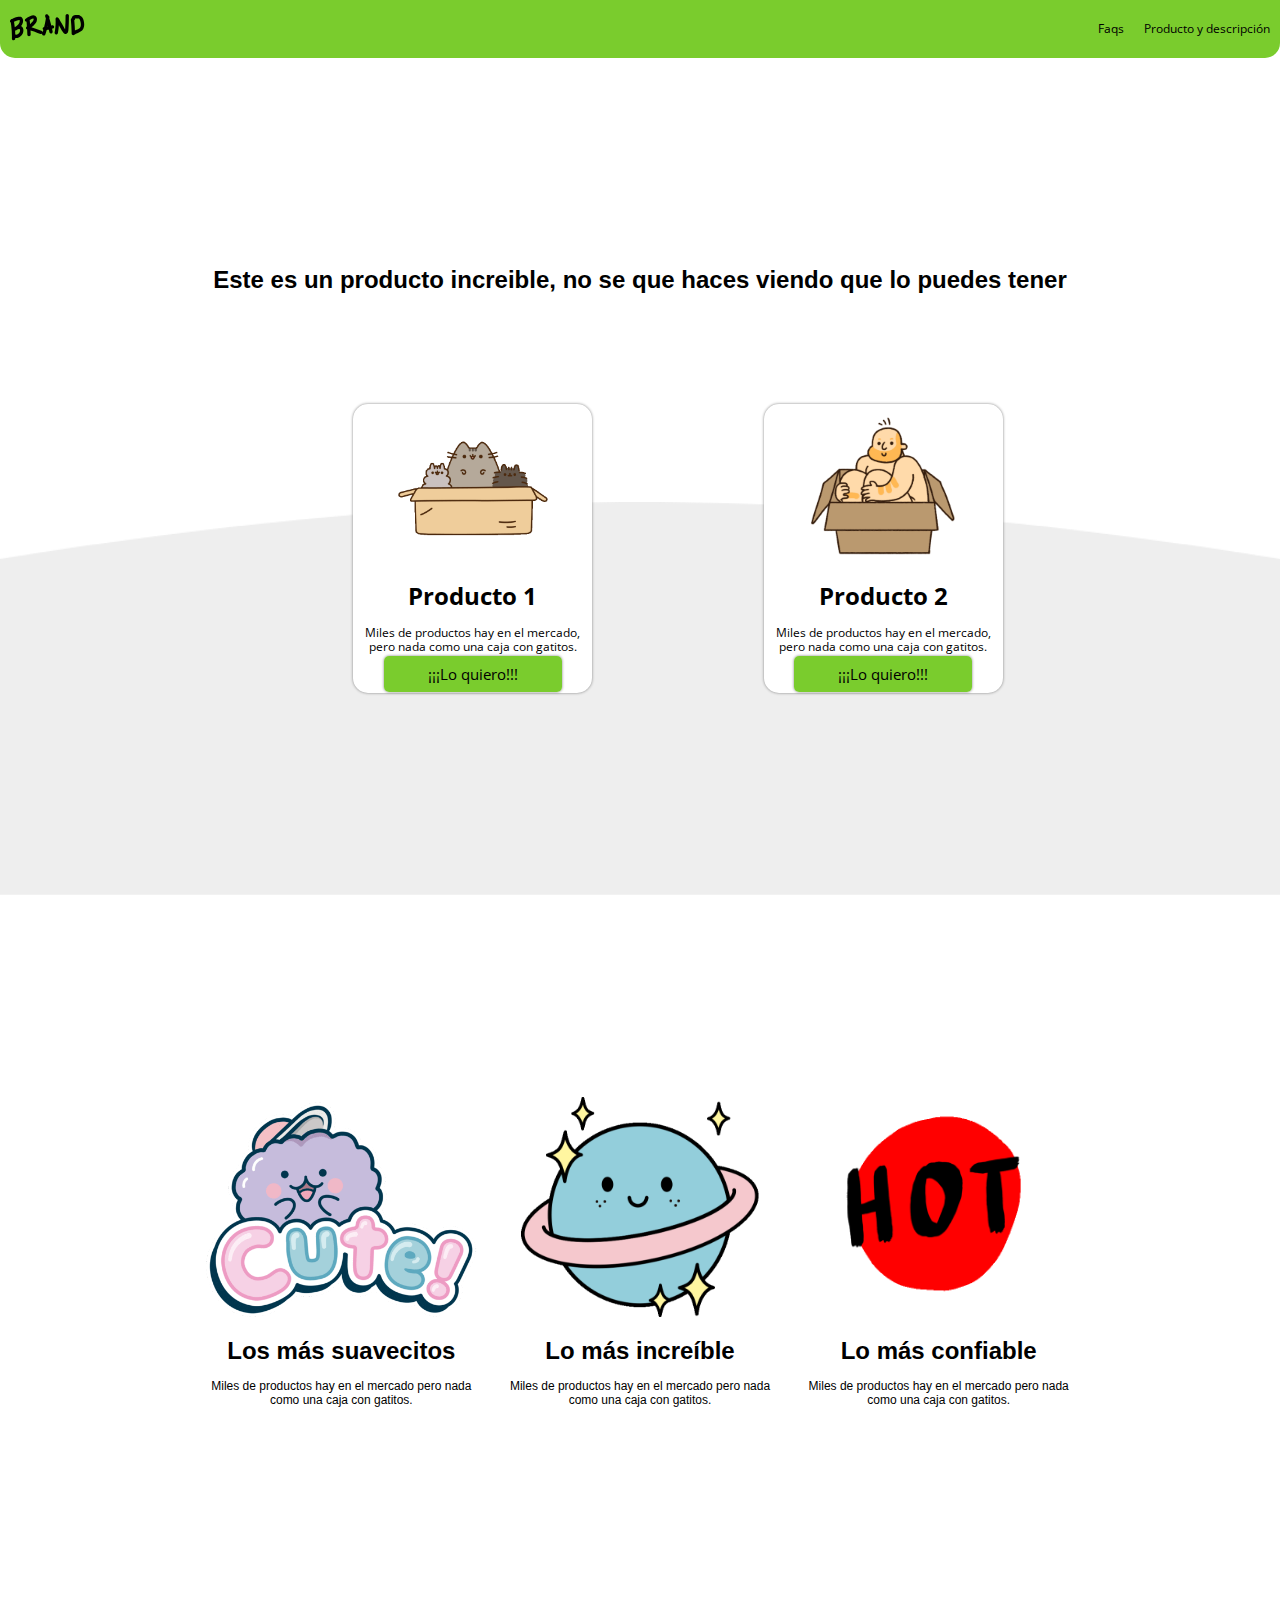
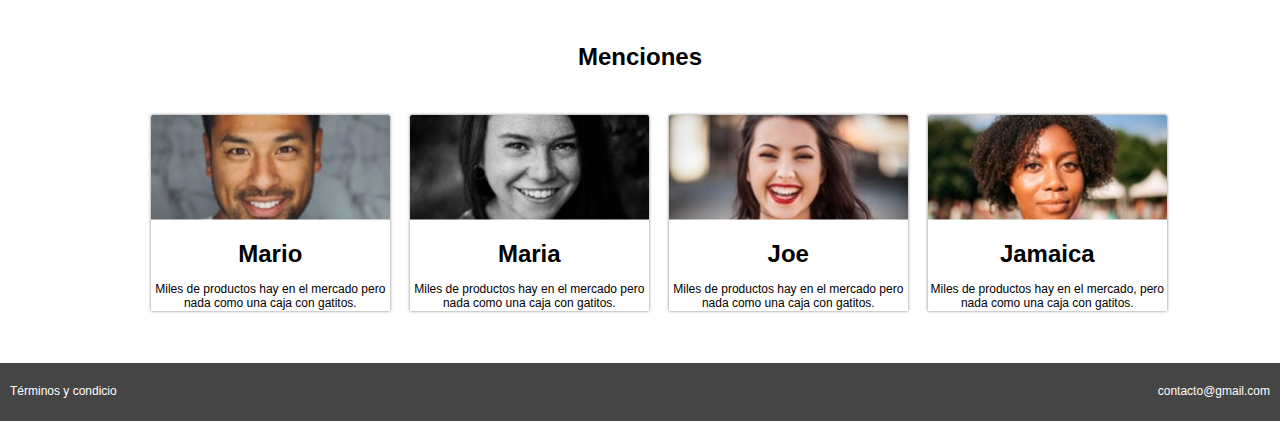
<file: index.html>
<!DOCTYPE html>
<html lang="es">
<head>
  <meta charset="UTF-8">
  <meta name="viewport" content="width=device-width, initial-scale=1.0">
  <meta http-equiv="X-UA-Compatible" content="ie=edge">
  <link rel="stylesheet" href="CSS\Estilos.css">
  <link rel="stylesheet" href="CSS\Mobile.css">
  <link rel="stylesheet" href="CSS\normalize.css">
  <link rel="stylesheet" href="CSS\animation.css">
  <title>Brand</title>
  <link rel="icon" href="favicon.ico">

</head>
<body class="#">

  <!-- Aquí empieza el navbar -->
  <nav class="fadeIn">
    <div class="brand_image">
      <a href="index.html"><img src="images/logo.png" alt=""></a>
    </div>
    <div class="nav_options">
      <ul>
        <li><a href="Faqs.html">Faqs</a></li>
        <li><a href="Prductos.html">Producto y descripción</a></li>
      </ul>
    </div>
  </nav>

  <!-- Aquí acaba el navbar -->


  <div class="main_section">
    <h1>
      Este es un producto increible, no se que haces viendo que lo puedes tener
    </h1>
  </div>
  <div class="products">
    <div class="product">
      <div class="content">
              <img src="images\box2.png" alt="">
              <h1>Producto 1</h1>
              <p>Miles de productos hay en el mercado, pero nada como una caja con gatitos.</p>
              <a href="Ventas.html" class="main_botton">¡¡¡Lo quiero!!!</a>
      </div>
    </div>
    <div class="product">
      <div class="content">
              <img src="images\box1.png" alt="">
              <h1>Producto 2</h1>
              <p>Miles de productos hay en el mercado, pero nada como una caja con gatitos.</p>
              <a href="#" class="main_botton">¡¡¡Lo quiero!!!</a>
      </div>
    </div>
  </div>

  <div class="the_best">
      <div class="best">

          <div class="into">
              <img src="images\b1.png" alt="">
              <h1>Los más suavecitos</h1>
              <p>Miles de productos hay en el mercado pero nada como una caja con gatitos.</p>
          </div>

      </div>

      <div class="best">

          <div class="into">
              <img src="images\b2.png" alt="">
              <h1>Lo más increíble</h1>
              <p>Miles de productos hay en el mercado pero nada como una caja con gatitos.</p>
          </div>

      </div>

      <div class="best">

          <div class="into">
              <img src="images\b3.png" alt="">
              <h1>Lo más confiable</h1>
              <p>Miles de productos hay en el mercado pero nada como una caja con gatitos.</p>
          </div>

      </div>

  </div>

  <h1 class="Big">Menciones</h1>
  <div class="box_menciones">
      <div class="Menciones">
          <div class="on">
              <img src="images\p1.png" alt="" class="Para-mencion">
              <h1>Mario</h1>
              <p>Miles de productos hay en el mercado pero nada como una caja con gatitos.</p>
          </div>
      </div>




          <div class="Menciones">
              <div class="on">
                  <img src="images\p2.png" alt="" class="Para-mencion">
                  <h1>Maria</h1>
                  <p>Miles de productos hay en el mercado pero nada como una caja con gatitos.</p>
              </div>
          </div>

          <div class="Menciones">
              <div class="on">
                  <img src="images\p3.png" alt="" class="Para-mencion">
                  <h1>Joe</h1>
                  <p>Miles de productos hay en el mercado pero nada como una caja con gatitos.</p>
              </div>
          </div>

          <div class="Menciones">
              <div class="on">
                  <img src="images\p4.png" alt="" class="Para-mencion">
                  <h1>Jamaica</h1>
                  <p>Miles de productos hay en el mercado, pero nada como una caja con gatitos.</p>
              </div>
          </div>

  </div>

  <footer>
    <p class="footer-1">Términos y condicio </p>
    <p class="footer-1">contacto@gmail.com</p>
  </footer>


  <scrip src="scripts/scrip.js"></scrip>
</body>
</html>
</file>
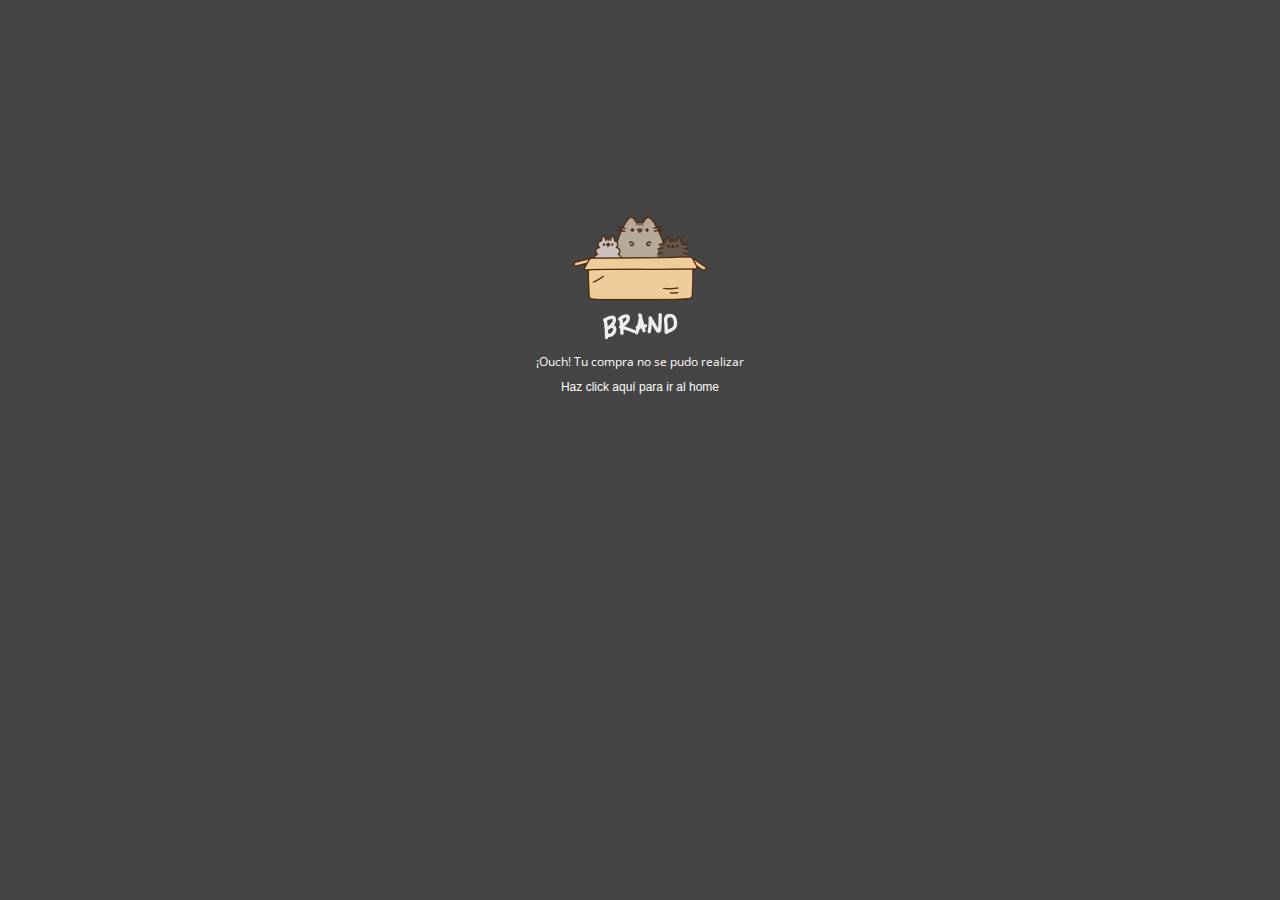
<file: Fallo.html>
<!DOCTYPE html>
<html lang="es">
<head>
  <meta charset="UTF-8">
  <meta name="viewport" content="width=device-width, initial-scale=1.0">
  <meta http-equiv="X-UA-Compatible" content="ie=edge">
  <link rel="stylesheet" href="CSS\Estilos.css">
  <link rel="stylesheet" href="CSS\Mobile.css">
  <link rel="stylesheet" href="CSS\normalize.css">
  <link rel="stylesheet" href="CSS\animation.css">
  <link rel="stylesheet" href="CSS\Paypal.css">
  <title>Brand</title>
  <link rel="icon" href="favicon.ico">

</head>
<body class="#">
    <div class="display-exito">
        <img src="images\box_brand.png" alt="" class="Pan">
        <p>¡Ouch! Tu compra no se pudo realizar</p>


    </div>

    <a href="index.html" class="Casa"><p>Haz click aquí para ir al home</p></a>


</body>
</html>
</file>
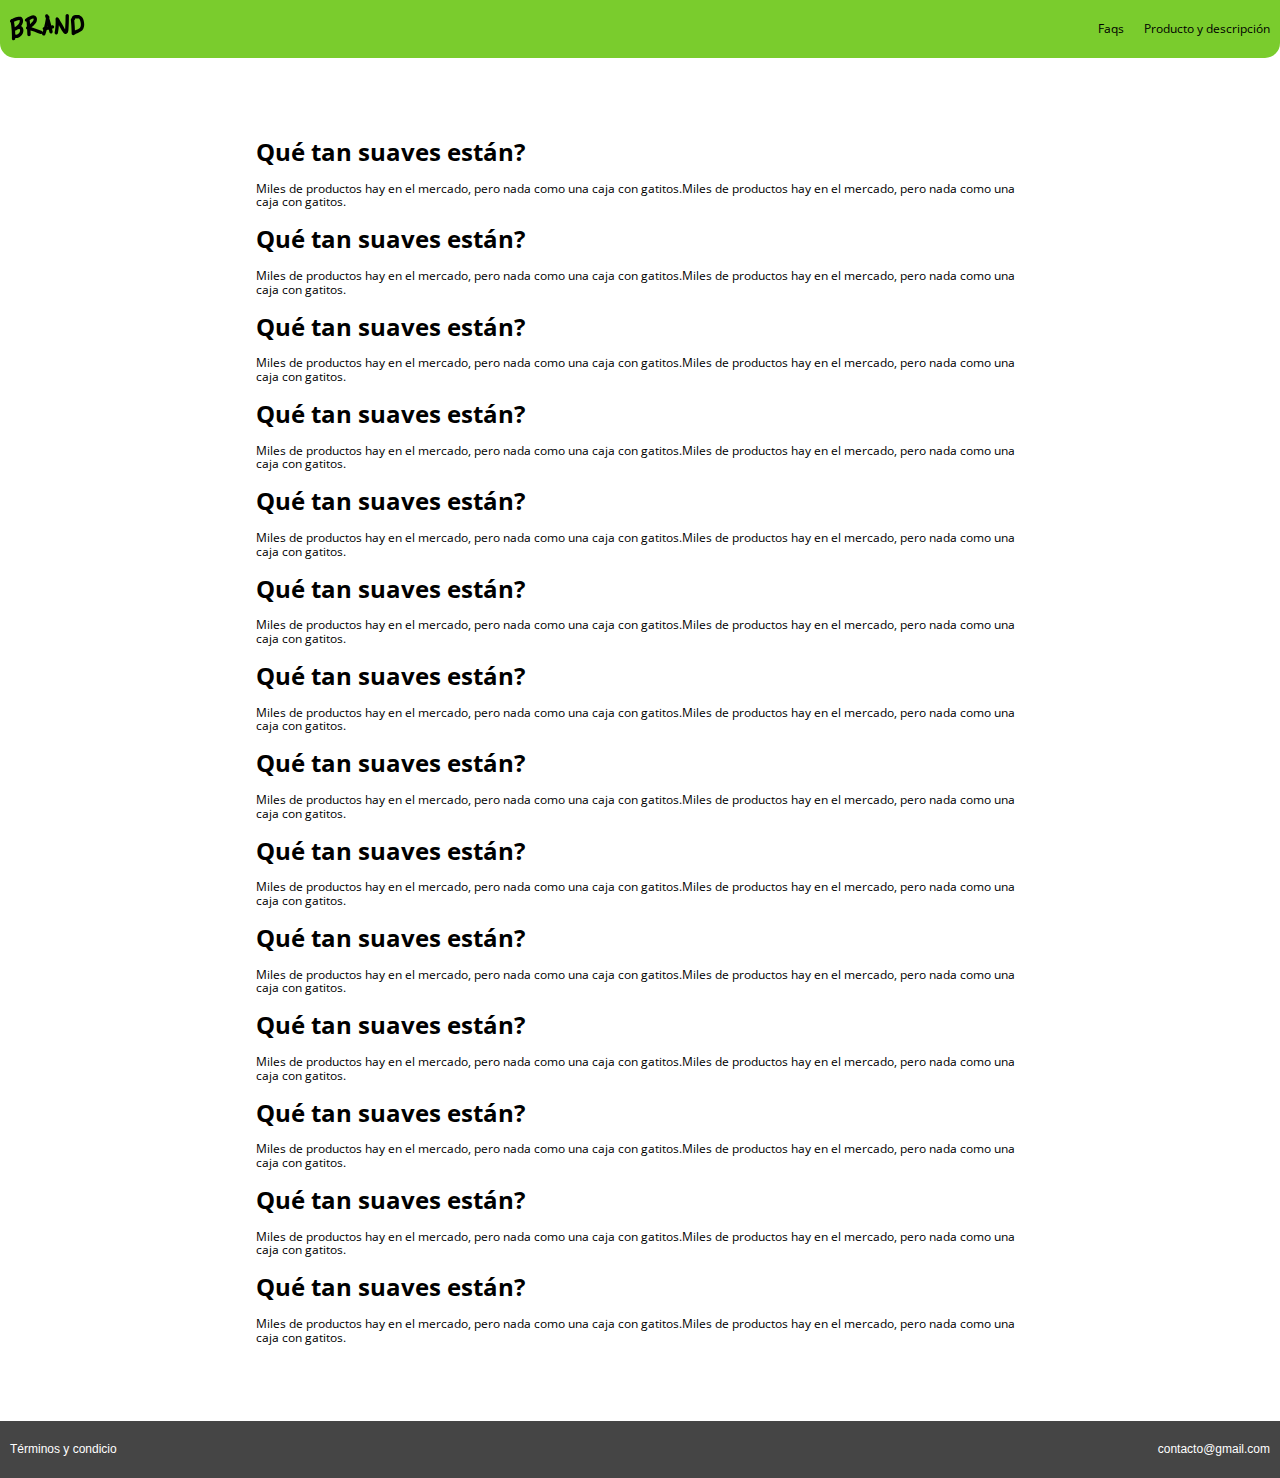
<file: Faqs.html>
<!DOCTYPE html>
<html lang="es">
<head>
  <meta charset="UTF-8">
  <meta name="viewport" content="width=device-width, initial-scale=1.0">
  <meta http-equiv="X-UA-Compatible" content="ie=edge">
  <link rel="stylesheet" href="CSS\Estilos.css">
  <link rel="stylesheet" href="CSS\Mobile.css">
  <link rel="stylesheet" href="CSS\normalize.css">
  <link rel="stylesheet" href="CSS\animation.css">
  <title>Brand</title>
  <link rel="icon" href="favicon.ico">

</head>
<body class="#">

  <!-- Aquí empieza el navbar -->
  <nav class="fadeIn">
    <div class="brand_image">
      <a href="index.html"><img src="images/logo.png" alt=""></a>
    </div>
    <div class="nav_options">
      <ul>
        <li><a href="Faqs.html">Faqs</a></li>
        <li><a href="Prductos.html">Producto y descripción</a></li>
      </ul>
    </div>
  </nav>

  <!-- Aquí acaba el navbar -->

  <!-- Aquí empiezan las preguntas -->
    <div class="Caja-dudas">
        <div class="Preguntas">
            <div class="Pregunta">
                <h1>Qué tan suaves están?</h1>
                <p>Miles de productos hay en el mercado, pero nada como una caja con gatitos.Miles de productos hay en el mercado, pero nada como una caja con gatitos.</p>

            </div>

            <div class="Pregunta">
                <h1>Qué tan suaves están?</h1>
                <p>Miles de productos hay en el mercado, pero nada como una caja con gatitos.Miles de productos hay en el mercado, pero nada como una caja con gatitos.</p>

            </div>

            <div class="Pregunta">
                <h1>Qué tan suaves están?</h1>
                <p>Miles de productos hay en el mercado, pero nada como una caja con gatitos.Miles de productos hay en el mercado, pero nada como una caja con gatitos.</p>

            </div>

            <div class="Pregunta">
                <h1>Qué tan suaves están?</h1>
                <p>Miles de productos hay en el mercado, pero nada como una caja con gatitos.Miles de productos hay en el mercado, pero nada como una caja con gatitos.</p>

            </div>

            <div class="Pregunta">
                <h1>Qué tan suaves están?</h1>
                <p>Miles de productos hay en el mercado, pero nada como una caja con gatitos.Miles de productos hay en el mercado, pero nada como una caja con gatitos.</p>

            </div>

            <div class="Pregunta">
                <h1>Qué tan suaves están?</h1>
                <p>Miles de productos hay en el mercado, pero nada como una caja con gatitos.Miles de productos hay en el mercado, pero nada como una caja con gatitos.</p>

            </div>

            <div class="Pregunta">
                <h1>Qué tan suaves están?</h1>
                <p>Miles de productos hay en el mercado, pero nada como una caja con gatitos.Miles de productos hay en el mercado, pero nada como una caja con gatitos.</p>

            </div>

            <div class="Pregunta">
                <h1>Qué tan suaves están?</h1>
                <p>Miles de productos hay en el mercado, pero nada como una caja con gatitos.Miles de productos hay en el mercado, pero nada como una caja con gatitos.</p>

            </div>

            <div class="Pregunta">
                <h1>Qué tan suaves están?</h1>
                <p>Miles de productos hay en el mercado, pero nada como una caja con gatitos.Miles de productos hay en el mercado, pero nada como una caja con gatitos.</p>

            </div>

            <div class="Pregunta">
                <h1>Qué tan suaves están?</h1>
                <p>Miles de productos hay en el mercado, pero nada como una caja con gatitos.Miles de productos hay en el mercado, pero nada como una caja con gatitos.</p>

            </div>

            <div class="Pregunta">
                <h1>Qué tan suaves están?</h1>
                <p>Miles de productos hay en el mercado, pero nada como una caja con gatitos.Miles de productos hay en el mercado, pero nada como una caja con gatitos.</p>

            </div>

            <div class="Pregunta">
                <h1>Qué tan suaves están?</h1>
                <p>Miles de productos hay en el mercado, pero nada como una caja con gatitos.Miles de productos hay en el mercado, pero nada como una caja con gatitos.</p>

            </div>

            <div class="Pregunta">
                <h1>Qué tan suaves están?</h1>
                <p>Miles de productos hay en el mercado, pero nada como una caja con gatitos.Miles de productos hay en el mercado, pero nada como una caja con gatitos.</p>

            </div>

            <div class="Pregunta">
                <h1>Qué tan suaves están?</h1>
                <p>Miles de productos hay en el mercado, pero nada como una caja con gatitos.Miles de productos hay en el mercado, pero nada como una caja con gatitos.</p>

            </div>

        </div>

    </div>
  <!-- Aquí terminan las preguntas -->

  <!-- Aquí empieza el footer -->
  <footer>
    <p class="footer-1">Términos y condicio </p>
    <p class="footer-1">contacto@gmail.com</p>
  </footer>
  <!-- Aquí acaba el footer -->

  <scrip src="scripts/scrip.js"></scrip>
</body>
</html>
</file>
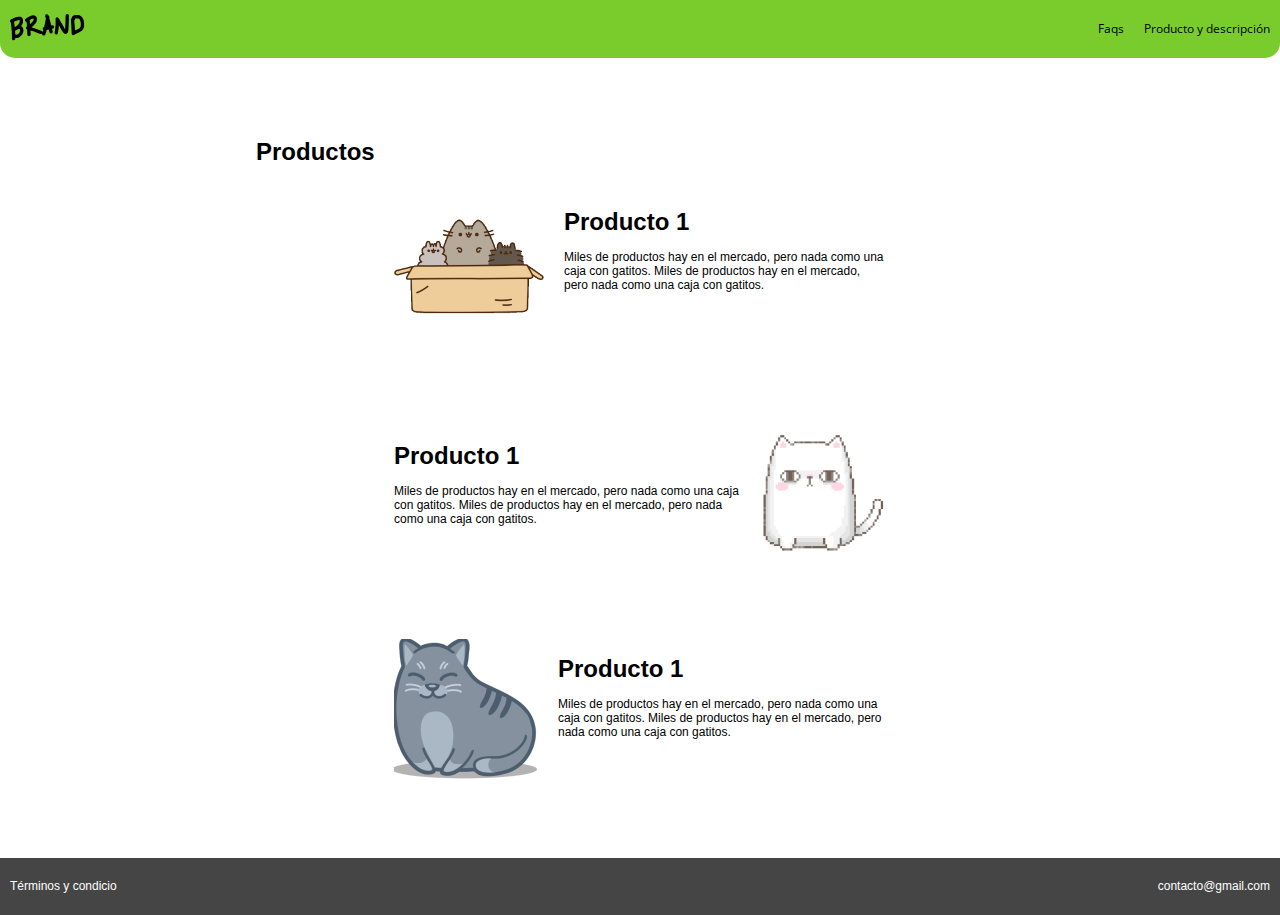
<file: Prductos.html>
<!DOCTYPE html>
<html lang="es" >
    <head>
        <meta charset="utf-8">
        <meta name="viewport" content="width=device-width, initial-scale=1.0">
        <meta http-equiv="X-UA-Compatible" content="ie=edge">
        <link rel="stylesheet" href="CSS\Estilos.css">
        <link rel="stylesheet" href="CSS\Mobile.css">
        <link rel="stylesheet" href="CSS\normalize.css">
        <link rel="stylesheet" href="CSS\animation.css">
        <title>Brand</title>
        <link rel="icon" href="favicon.ico">
    </head>
    <body>

        <!-- Aquí empieza el navbar -->
        <nav class="fadeIn">
          <div class="brand_image">
            <a href="index.html"><img src="images/logo.png" alt=""></a>
          </div>
          <div class="nav_options">
            <ul>
              <li><a href="Faqs.html">Faqs</a></li>
              <li><a href="Prductos.html">Producto y descripción</a></li>
            </ul>
          </div>
        </nav>

        <!-- Aquí acaba el navbar -->

        <h1 class="Titulo-producto">Productos</h1>
        <div class="">



            <div class="row">
                <img src="images\box2.png" class="Gatos-1 col-1">
                <div class="descripción col-2">
                    <h1>Producto 1</h1>
                    <p>Miles de productos hay en el mercado, pero nada como una caja con gatitos. Miles de productos hay en el mercado, pero nada como una caja con gatitos.</p>
                </div>

            </div>

            <div class="row">

                <div class="descripción col-1">
                    <h1>Producto 1</h1>
                    <p>Miles de productos hay en el mercado, pero nada como una caja con gatitos. Miles de productos hay en el mercado, pero nada como una caja con gatitos.</p>
                </div>
                <img src="images\Gato blanco.PNG" class="Gatos-2 col-2">

            </div>

            <div class="row">
                <img src="images\Gato gris.PNG" class="Gatos-1 col-1">
                <div class="descripción col-2">
                    <h1>Producto 1</h1>
                    <p>Miles de productos hay en el mercado, pero nada como una caja con gatitos. Miles de productos hay en el mercado, pero nada como una caja con gatitos.</p>
                </div>

        </div>
    </div>

        <footer>
          <p>Términos y condicio </p>
          <p>contacto@gmail.com</p>
        </footer>

    </body>
</html>
</file>
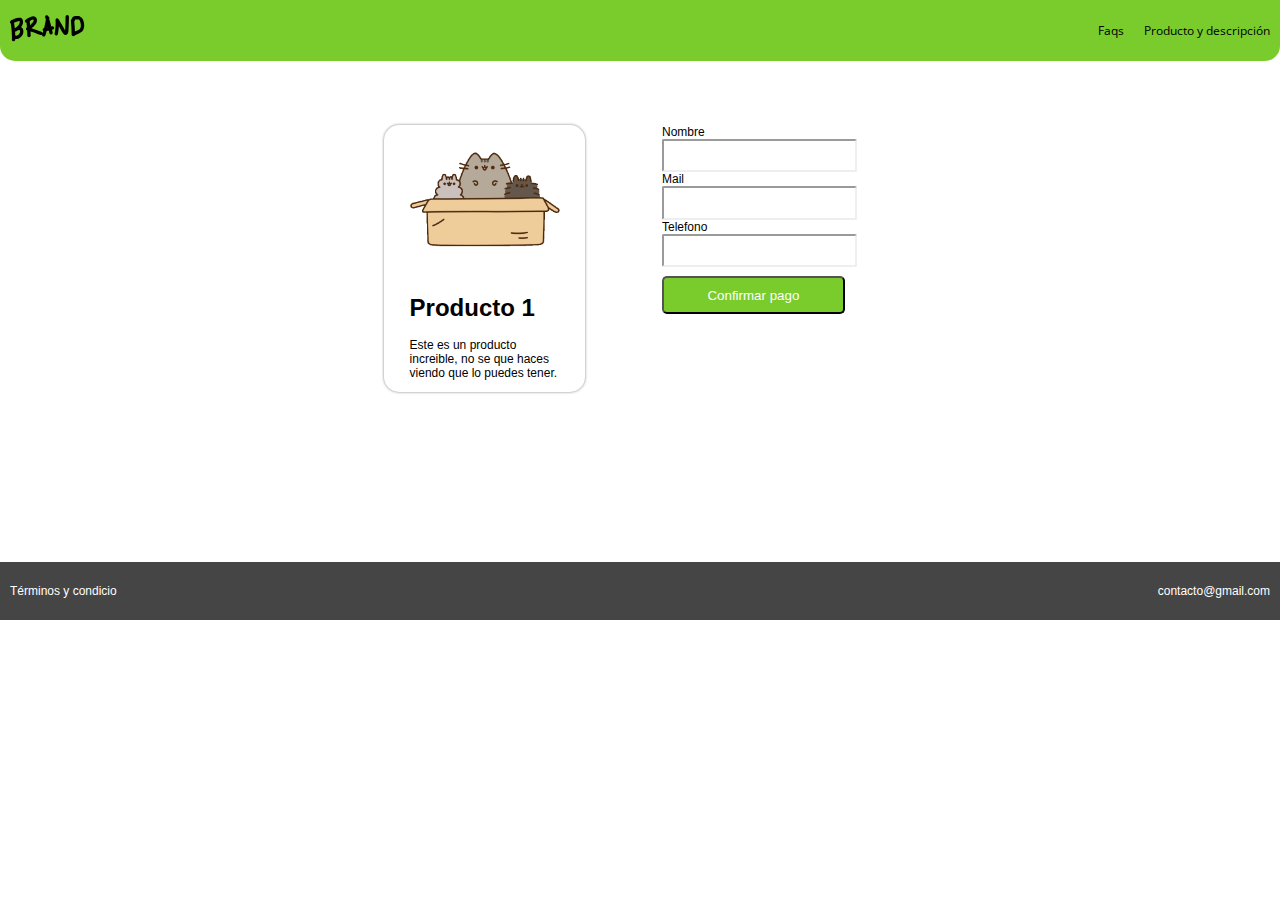
<file: Ventas.html>
<!DOCTYPE html>
<html lang="es" >
    <head>
        <meta charset="utf-8">
        <meta name="viewport" content="width=device-width, initial-scale=1.0">
        <meta http-equiv="X-UA-Compatible" content="ie=edge">
        <link rel="stylesheet" href="CSS\Estilos.css">
        <link rel="stylesheet" href="CSS\animation.css">
        <title>Brand</title>
        <link rel="icon" href="favicon.ico">
    </head>
    <body>

        <!-- Aquí empieza el navbar -->
        <nav class="fadeIn">
          <div class="brand_image">
            <a href="index.html"><img src="images/logo.png" alt=""></a>
          </div>
          <div class="nav_options">
            <ul>
              <li><a href="Faqs.html">Faqs</a></li>
              <li><a href="Prductos.html">Producto y descripción</a></li>

            </ul>
          </div>
        </nav>

        <!-- Aquí acaba el navbar -->

        <div class="Cuadro-ventas">
            <div class="col-3">
                <img src="images\box2.png" alt="" class="Imagen-ventas">

                    <h1 style="text-align:left">Producto 1</h1>
                    <p style="text-align:left">Este es un producto increible, no se que haces viendo que lo puedes tener.</p>

            </div>
            <div class="col-4">
                <form class="Forma" action="https://www.paypal.com/cgi-bin/webscr?cmd=_s-xclick&hosted_button_id=782XXJ3WLCKKU" method="post" >
                        <label for="name">Nombre</label>
                        <input type="text" name="name" value="" class="Llenado">

                        <label for="email">Mail</label>
                        <input type="text" name="email" value="" class="Llenado">

                        <label for="phone">Telefono</label>
                        <input type="text" name="phone" class="Llenado">

                        <div class="Espace">


                            <input type="submit" class="raya Confirmar-pago" name="submit" value="Confirmar pago">
                        </div>
                </form>

            </div>
        </div>
        <br>
        <br>
        <br>
        <br>
        <br>
        <br>
        <br>
        <br>
        <br>
        <br>
        <br>
        <br>

        <footer>
          <p>Términos y condicio </p>
          <p>contacto@gmail.com</p>
        </footer>

    </body>
</html>
</file>
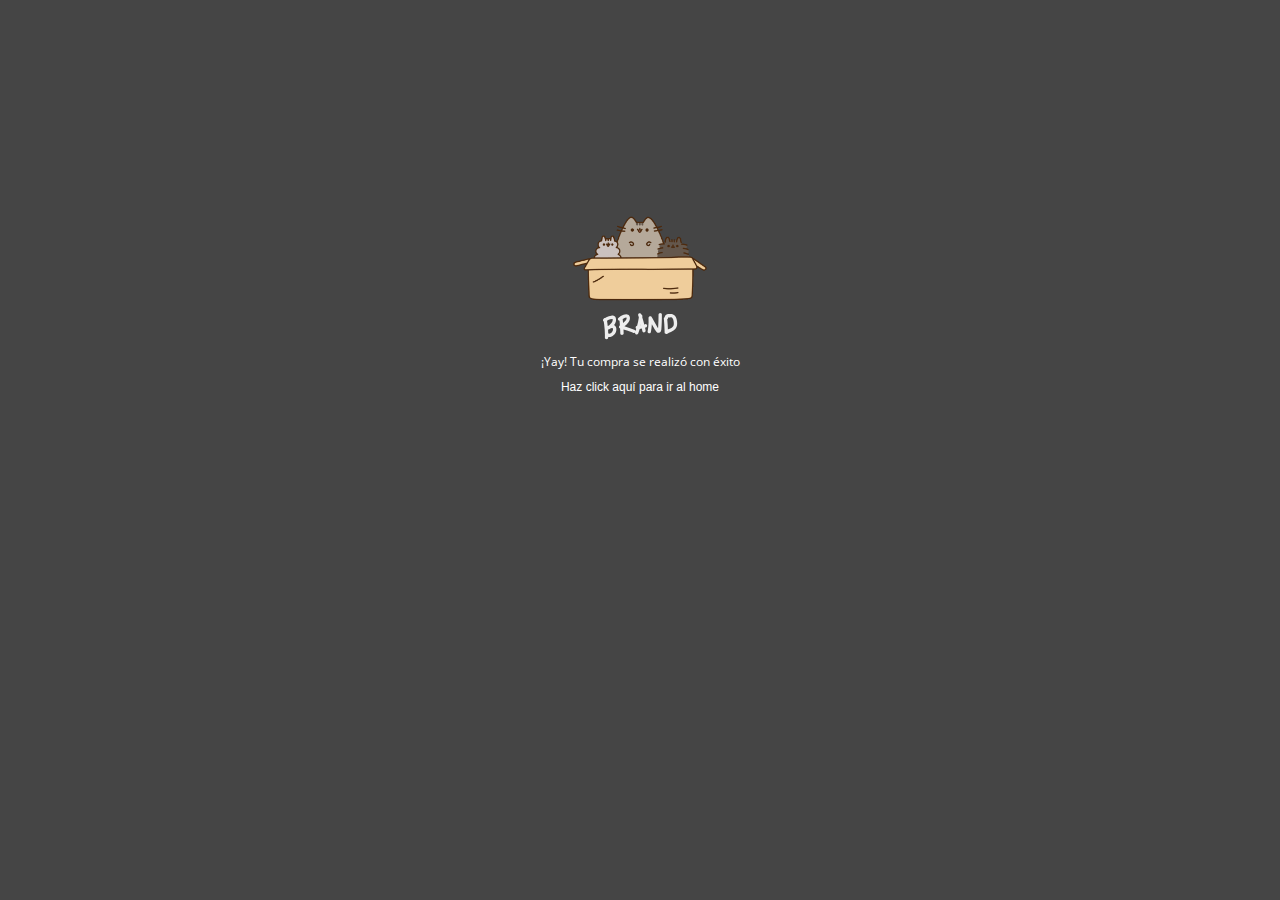
<file: Éxito.html>
<!DOCTYPE html>
<html lang="es">
<head>
  <meta charset="UTF-8">
  <meta name="viewport" content="width=device-width, initial-scale=1.0">
  <meta http-equiv="X-UA-Compatible" content="ie=edge">
  <link rel="stylesheet" href="CSS\Estilos.css">
  <link rel="stylesheet" href="CSS\Mobile.css">
  <link rel="stylesheet" href="CSS\normalize.css">
  <link rel="stylesheet" href="CSS\animation.css">
  <link rel="stylesheet" href="CSS\Paypal.css">
  <title>Brand</title>
  <link rel="icon" href="favicon.ico">

</head>
<body class="#">
    <div class="display-exito">
        <img src="images\box_brand.png" alt="" class="Pan">
        <p>¡Yay! Tu compra se realizó con éxito</p>


    </div>

    <a href="index.html" class="Casa"><p>Haz click aquí para ir al home</p></a>


</body>
</html>
</file>
